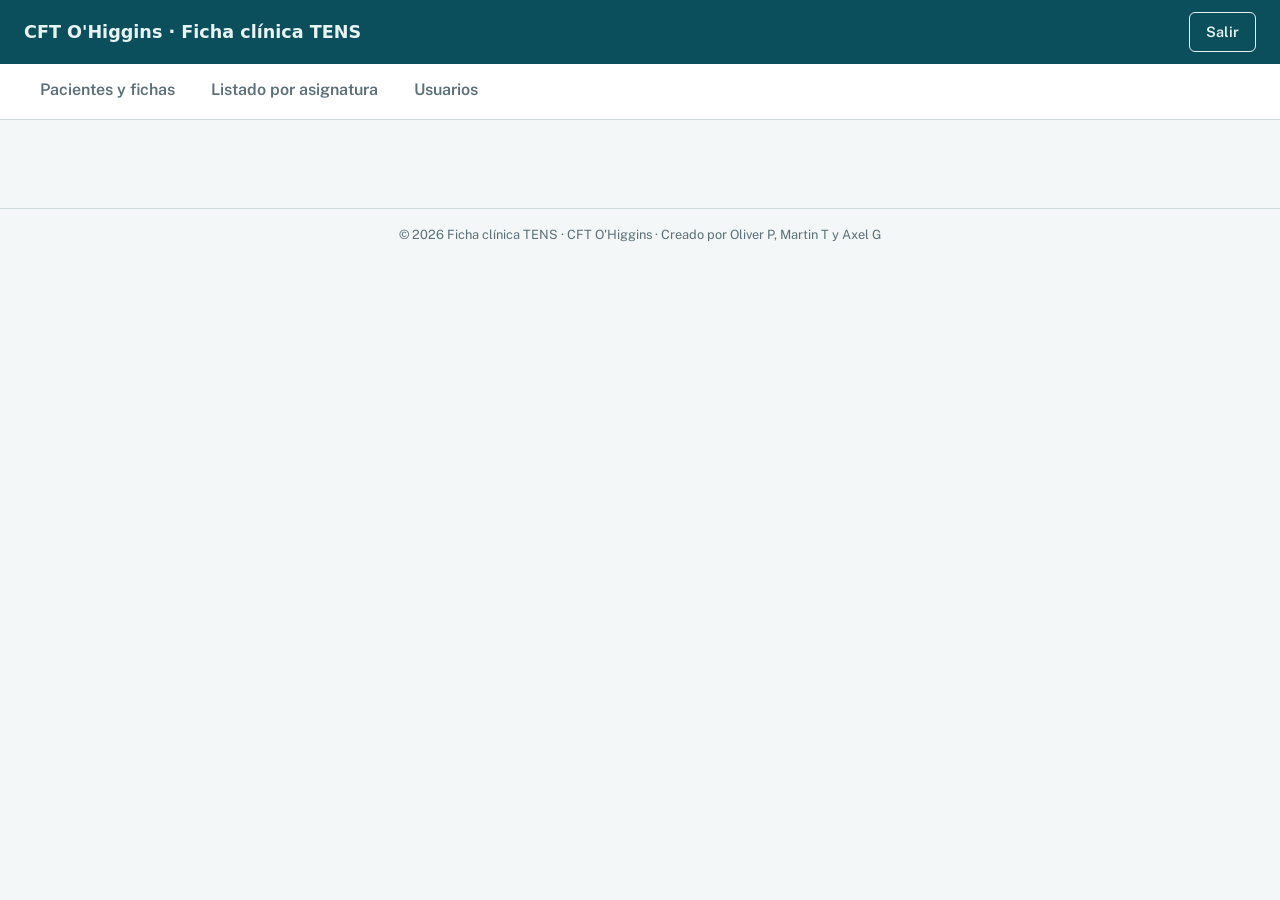
<file: index.html>
<!DOCTYPE html>
<html lang="es">
<head>
    <meta charset="UTF-8">
    <meta name="viewport" content="width=device-width, initial-scale=1.0">
    <title>Iniciar sesión | Ficha médica TENS · CFT O'Higgins</title>
    <link rel="preconnect" href="https://fonts.googleapis.com">
    <link rel="preconnect" href="https://fonts.gstatic.com" crossorigin>
    <link href="https://fonts.googleapis.com/css2?family=Bricolage+Grotesque:wght@600;700&family=Public+Sans:wght@400;500;600&display=swap" rel="stylesheet">
    <link rel="icon" type="image/svg+xml" href="favicon.svg">
    <link rel="icon" type="image/png" sizes="256x256" href="favicon.png">
    <link rel="shortcut icon" href="favicon.ico">
    <link rel="stylesheet" href="style.css">
</head>
<body>
    <main class="login">
        <aside class="brand">
            <div class="brand__head">
            <div class="brand__top">
                <svg class="brand__cross" aria-hidden="true" viewBox="0 0 24 24" width="28" height="28"><path d="M9 2h6v7h7v6h-7v7H9v-7H2V9h7z" fill="currentColor"/></svg>
                <span>CFT O'Higgins</span>
            </div>
            </div>
            <div class="brand__body">
                <h2>Tu salud al día, antes de entrar a práctica.</h2>
                <p>Ficha médica de estudiantes de Técnico en Enfermería de Nivel Superior.</p>
            </div>
            <svg class="ecg" aria-hidden="true" viewBox="0 0 600 80" preserveAspectRatio="none">
                <polyline points="0,40 120,40 140,40 155,12 172,68 188,40 260,40 280,40 295,20 310,58 325,40 600,40"/>
            </svg>
        </aside>

        <section class="panel">
            <form id="loginForm" class="form" novalidate>
                <h1>Iniciar sesión</h1>
                <p class="form__lead">Ingresa con tu correo y tu contraseña para ver o actualizar tu ficha médica.</p>

                <div class="field">
                    <label for="email">Correo institucional</label>
                    <input id="email" name="email" type="email" autocomplete="username" placeholder="nombre@salud.cftohiggins.cl" required>
                    <p class="field__error" id="emailError" role="alert"></p>
                </div>

                <div class="field">
                    <label for="password">Contraseña</label>
                    <div class="field__pass">
                        <input id="password" name="password" type="password" autocomplete="current-password" required>
                        <button type="button" id="togglePass" aria-label="Mostrar contraseña" aria-pressed="false">Mostrar</button>
                    </div>
                    <p class="field__error" id="passError" role="alert"></p>
                </div>

                <div class="form__row">
                    <label class="check"><input type="checkbox" id="remember"> Recordar mi correo</label>
                    <a href="#" id="forgot">¿Olvidaste tu contraseña?</a>
                </div>

                <p class="form__status" id="status" role="status" aria-live="polite"></p>

                <button type="submit" class="btn">Entrar a mi ficha</button>

                <p class="form__note">Tus datos de salud son confidenciales y solo los ve el equipo autorizado de la carrera.</p>
                <p class="form__credit">Creado por Oliver P, Martin T y Axel G · © 2026 CFT O'Higgins</p>
            </form>
        </section>
    </main>
    <script src="api.js"></script>
    <script src="script.js"></script>
</body>
</html>
</file>
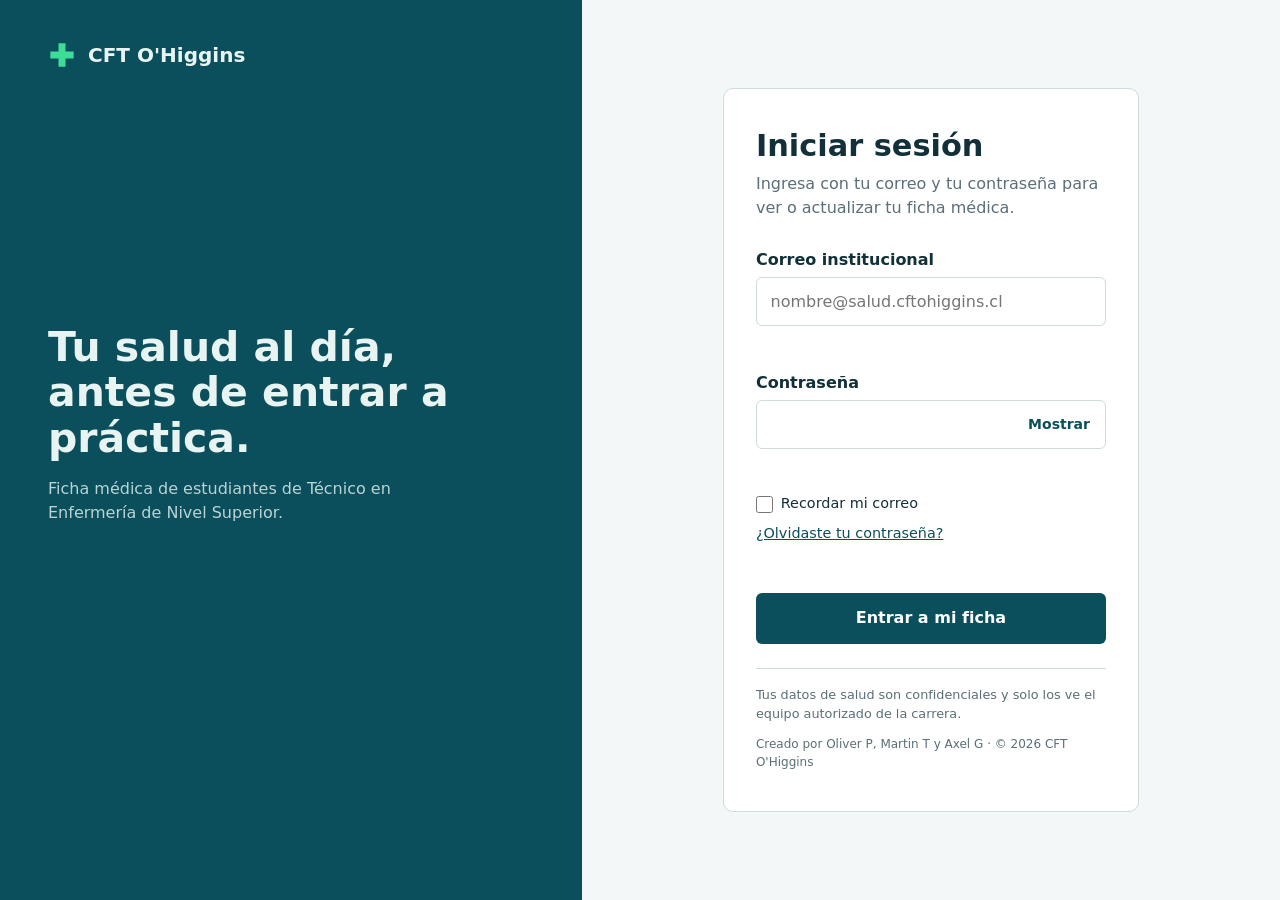
<file: panel.html>
<!DOCTYPE html>
<html lang="es">
<head>
    <meta charset="UTF-8">
    <meta name="viewport" content="width=device-width, initial-scale=1.0">
    <title>Panel | Ficha clínica TENS · CFT O'Higgins</title>
    <link rel="preconnect" href="https://fonts.googleapis.com">
    <link rel="preconnect" href="https://fonts.gstatic.com" crossorigin>
    <link href="https://fonts.googleapis.com/css2?family=Bricolage+Grotesque:wght@600;700&family=Public+Sans:wght@400;500;600&display=swap" rel="stylesheet">
    <link rel="icon" type="image/svg+xml" href="favicon.svg">
    <link rel="icon" type="image/png" sizes="256x256" href="favicon.png">
    <link rel="shortcut icon" href="favicon.ico">
    <link rel="stylesheet" href="style.css">
    <link rel="stylesheet" href="panel.css">
</head>
<body class="app">
    <header class="top">
        <strong class="top__name">CFT O'Higgins · Ficha clínica TENS</strong>
        <span id="who"></span>
        <button class="btn sm" id="perm" hidden>Permisos</button>
        <button class="btn sm ghost" id="logout">Salir</button>
    </header>
    <nav class="tabs" id="mainTabs" aria-label="Secciones">
        <button data-tab="fichas">Pacientes y fichas</button>
        <button data-tab="reporte" id="tabRep">Listado por asignatura</button>
        <button data-tab="usuarios" id="tabUsers">Usuarios</button>
    </nav>
    <main id="main"></main>
    <footer class="foot">© 2026 Ficha clínica TENS · CFT O'Higgins · Creado por Oliver P, Martin T y Axel G</footer>
    <section id="fv" hidden></section>
    <dialog id="dlg"></dialog>
    <script src="api.js"></script>
    <script src="ficha.js"></script>
    <script src="panel.js"></script>
</body>
</html>
</file>
<file: style.css>
:root {
    --ink: #12303a;
    --muted: #5a6f77;
    --line: #cfdadd;
    --bg: #f3f7f7;
    --surface: #ffffff;
    --brand: #0b4f5c;
    --brand-dark: #073a44;
    --pulse: #3ddc97;
    --danger: #b3261e;
    --font-head: "Bricolage Grotesque", "Segoe UI", system-ui, sans-serif;
    --font-body: "Public Sans", "Segoe UI", system-ui, sans-serif;
}

* { box-sizing: border-box; margin: 0; padding: 0; }

html, body { height: 100%; }

body {
    font-family: var(--font-body);
    color: var(--ink);
    background: var(--bg);
    line-height: 1.5;
}

.login {
    min-height: 100%;
    display: grid;
    grid-template-columns: minmax(320px, 5fr) 6fr;
}

/* Panel institucional */
.brand {
    background: var(--brand);
    color: #e8f4f2;
    padding: 2.5rem 3rem;
    display: flex;
    flex-direction: column;
    justify-content: space-between;
    gap: 2rem;
    overflow: hidden;
}

.brand__top {
    display: flex;
    align-items: center;
    gap: .75rem;
    font-family: var(--font-head);
    font-weight: 600;
    font-size: 1.25rem;
}

.brand__cross { color: var(--pulse); }

.brand__body h2 {
    font-family: var(--font-head);
    font-weight: 700;
    font-size: clamp(1.9rem, 3.2vw, 2.8rem);
    line-height: 1.1;
    max-width: 16ch;
    margin-bottom: 1rem;
}

.brand__body p {
    max-width: 36ch;
    color: #b9d4d4;
}

/* Línea de electrocardiograma: único momento animado */
.ecg { width: 100%; height: 80px; }

.ecg polyline {
    fill: none;
    stroke: var(--pulse);
    stroke-width: 2.5;
    stroke-linejoin: round;
    stroke-linecap: round;
    vector-effect: non-scaling-stroke;
    stroke-dasharray: 1200;
    stroke-dashoffset: 1200;
    animation: draw 2.4s ease-out .3s forwards;
}

@keyframes draw { to { stroke-dashoffset: 0; } }

/* Formulario */
.panel {
    display: flex;
    flex-direction: column;
    align-items: center;
    justify-content: center;
    gap: 1.5rem;
    padding: 2rem 1.5rem;
}

.foot {
    text-align: center;
    font-size: .8rem;
    color: var(--muted);
    padding: 1rem 1.5rem;
}

.form {
    width: 100%;
    max-width: 26rem;
    background: var(--surface);
    border: 1px solid var(--line);
    border-radius: 10px;
    padding: 2.5rem 2rem;
}

.form h1 {
    font-family: var(--font-head);
    font-size: 1.9rem;
    line-height: 1.15;
    margin-bottom: .5rem;
}

.form__lead { color: var(--muted); margin-bottom: 1.75rem; }

.field { margin-bottom: 1.25rem; }

.field label { display: block; font-weight: 600; margin-bottom: .35rem; }

input[type="text"],
input[type="email"],
input[type="password"] {
    width: 100%;
    font: inherit;
    padding: .7rem .85rem;
    border: 1.5px solid var(--line);
    border-radius: 6px;
    background: #fff;
    color: var(--ink);
}

input:focus-visible,
button:focus-visible,
a:focus-visible {
    outline: 3px solid #7cc4cf;
    outline-offset: 2px;
}

.field.invalid input { border-color: var(--danger); }

.field__error { color: var(--danger); font-size: .875rem; min-height: 1.25rem; margin-top: .3rem; }

.field__pass { position: relative; }
.field__pass input { padding-right: 5.5rem; }

#togglePass {
    position: absolute;
    right: .4rem;
    top: 50%;
    transform: translateY(-50%);
    background: none;
    border: 0;
    color: var(--brand);
    font: inherit;
    font-weight: 600;
    font-size: .875rem;
    padding: .35rem .6rem;
    cursor: pointer;
    border-radius: 4px;
}

.form__row {
    display: flex;
    justify-content: space-between;
    align-items: center;
    flex-wrap: wrap;
    gap: .5rem;
    font-size: .9rem;
    margin-bottom: 1rem;
}

.check { display: flex; align-items: center; gap: .5rem; cursor: pointer; }
.check input { width: 1.05rem; height: 1.05rem; accent-color: var(--brand); }

.form__row a { color: var(--brand); font-weight: 500; }

.form__status { min-height: 1.5rem; font-size: .9rem; margin-bottom: .5rem; }
.form__status.error { color: var(--danger); }
.form__status.ok { color: var(--brand); font-weight: 600; }

.btn {
    width: 100%;
    font: inherit;
    font-weight: 600;
    padding: .85rem 1rem;
    border: 0;
    border-radius: 6px;
    background: var(--brand);
    color: #fff;
    cursor: pointer;
    transition: background .15s;
}

.btn:hover { background: var(--brand-dark); }
.btn:disabled { opacity: .6; cursor: progress; }

.form__note {
    margin-top: 1.5rem;
    padding-top: 1rem;
    border-top: 1px solid var(--line);
    font-size: .8rem;
    color: var(--muted);
}

/* Móvil */
@media (max-width: 800px) {
    .login { grid-template-columns: 1fr; grid-template-rows: auto 1fr; }
    .brand { padding: 1.5rem; gap: 1rem; }
    .brand__body p, .ecg { display: none; }
    .brand__body h2 { font-size: 1.5rem; max-width: none; margin: 0; }
    .form { padding: 1.75rem 1.25rem; }
}

@media (prefers-reduced-motion: reduce) {
    .ecg polyline { animation: none; stroke-dashoffset: 0; }
    .btn { transition: none; }
}

/* Créditos bajo el logo del panel institucional */
.brand__head { display: grid; gap: .6rem; }
.brand__credit { font-size: .8rem; line-height: 1.5; color: #b9d4d4; padding-left: 2.75rem; }
@media (max-width: 800px) { .brand__head { gap: .35rem; } }

/* Créditos al pie de la tarjeta de login */
.form__credit { margin-top: .75rem; font-size: .75rem; color: var(--muted); }
</file>
<file: panel.css>
body.app { display: block; }
.top { display: flex; align-items: center; gap: .75rem; padding: .75rem 1.5rem; background: var(--brand); color: #e8f4f2; flex-wrap: wrap; }
.top__name { font-family: var(--font-head); font-size: 1.1rem; margin-right: auto; }
.btn.sm { width: auto; padding: .5rem 1rem; font-size: .9rem; }
.btn.ghost { background: transparent; color: inherit; border: 1.5px solid currentColor; }
.top .btn:not(.ghost) { background: var(--pulse); color: var(--brand-dark); }
.tabs { display: flex; gap: .25rem; padding: 0 1.5rem; background: var(--surface); border-bottom: 1px solid var(--line); }
.tabs button { font: inherit; font-weight: 600; background: none; border: 0; padding: .9rem 1rem; cursor: pointer; color: var(--muted); border-bottom: 3px solid transparent; }
.tabs button[aria-selected="true"] { color: var(--brand); border-bottom-color: var(--brand); }
#main { max-width: 64rem; margin: 0 auto; padding: 1.75rem 1.5rem; }
.bar { display: flex; justify-content: space-between; align-items: center; gap: 1rem; margin-bottom: 1.25rem; }
.bar h1 { font-family: var(--font-head); font-size: 1.6rem; }
.wrap { overflow-x: auto; background: var(--surface); border: 1px solid var(--line); border-radius: 8px; }
table { width: 100%; border-collapse: collapse; }
th, td { text-align: left; padding: .75rem 1rem; border-bottom: 1px solid var(--line); }
th { font-size: .875rem; color: var(--muted); }
tr:last-child td { border-bottom: 0; }
td.acts { text-align: right; white-space: nowrap; }
.link { font: inherit; background: none; border: 0; color: var(--brand); font-weight: 600; cursor: pointer; padding: .25rem .5rem; }
.link.danger { color: var(--danger); }
.muted { color: var(--muted); font-size: .9rem; }
dialog { border: 0; border-radius: 10px; padding: 0; width: min(34rem, 94vw); max-height: 90vh; box-shadow: 0 10px 40px rgba(7, 58, 68, .3); }
dialog::backdrop { background: rgba(7, 58, 68, .5); }
.dform { padding: 1.5rem; display: grid; gap: .9rem; }
.dform h2 { font-family: var(--font-head); }
.dform label { display: grid; gap: .3rem; font-weight: 600; font-size: .95rem; }
.dform input:not([type="checkbox"]), .dform select, .dform textarea { font: inherit; font-weight: 400; padding: .6rem .75rem; border: 1.5px solid var(--line); border-radius: 6px; width: 100%; }
.dform .acts { display: flex; justify-content: flex-end; gap: .5rem; }
.dform .btn { width: auto; padding: .6rem 1.2rem; }
.dform .btn.ghost { color: var(--brand); }
.err { color: var(--danger); font-size: .9rem; min-height: 1.2rem; }
dl { display: grid; gap: .25rem; }
dt { font-weight: 600; font-size: .85rem; color: var(--muted); margin-top: .5rem; }
dd { white-space: pre-wrap; }
.prow { display: grid; gap: .25rem; padding: .75rem 0; border-bottom: 1px solid var(--line); }
.prow .check { font-weight: 400; }
.dform h3 { font-size: 1rem; margin-top: .5rem; }

/* ---- Búsqueda, estados y ficha clínica ---- */
.filters { display: flex; gap: .75rem; flex-wrap: wrap; margin-bottom: 1rem; }
.filters input, .filters select { font: inherit; padding: .6rem .8rem; border: 1.5px solid var(--line); border-radius: 6px; background: #fff; }
.filters input { flex: 1; min-width: 14rem; }
.badge { display: inline-block; padding: .1rem .6rem; border-radius: 99px; font-size: .8rem; font-weight: 600; text-transform: capitalize; }
.badge.abierta { background: #dff5e9; color: #0b6b3a; }
.badge.archivada { background: #e6e9ea; color: #44545a; }
#main h3, #fv h3 { font-family: var(--font-head); margin: 1.5rem 0 .6rem; }
#fv { position: fixed; inset: 0; background: var(--bg); overflow: auto; z-index: 20; }
.fv-top { display: flex; align-items: center; gap: .75rem; flex-wrap: wrap; padding: .9rem 1.5rem; background: var(--surface); border-bottom: 1px solid var(--line); position: sticky; top: 0; z-index: 2; }
.fv-top > div { margin-right: auto; }
.fv-top h2 { font-family: var(--font-head); font-size: 1.3rem; }
.ftabs { position: sticky; top: 4.2rem; z-index: 1; overflow-x: auto; }
.fv-body { max-width: 80rem; margin: 0 auto; padding: 1rem 1.5rem 4rem; }
.pane { display: none; }
.pane.on { display: block; }
.note { background: #fff4d6; padding: .6rem 1.5rem; font-size: .9rem; }
.grid { display: grid; grid-template-columns: repeat(auto-fill, minmax(15rem, 1fr)); gap: .9rem 1.2rem; }
.grid label, .full { display: grid; gap: .3rem; font-weight: 600; font-size: .9rem; align-content: start; }
.grid label.full, label.full { grid-column: 1 / -1; }
#fv input:not([type=checkbox]), #fv select, #fv textarea { font: inherit; font-weight: 400; padding: .5rem .6rem; border: 1.5px solid var(--line); border-radius: 6px; width: 100%; background: #fff; color: var(--ink); }
#fv input:disabled, #fv select:disabled, #fv textarea:disabled { background: #f0f4f4; color: var(--ink); opacity: 1; }
#fv input.bad, #fv select.bad { border-color: var(--danger); background: #fdeceb; }
.calc { display: block; min-height: 2.2rem; padding: .5rem .6rem; background: #e9eff0; border-radius: 6px; font-weight: 600; }
.serie input:not([type=checkbox]), .serie select, .serie textarea { min-width: 6.5rem; }
.serie td { vertical-align: top; padding: .4rem; }
.serie textarea { min-width: 14rem; }
.serie tfoot td { font-weight: 600; background: #e9eff0; }
.checks { display: grid; grid-template-columns: repeat(auto-fill, minmax(18rem, 1fr)); gap: .4rem 1rem; margin-bottom: 1rem; }
.check { display: flex; gap: .5rem; align-items: center; font-weight: 400; }
.cm { background: var(--surface); border: 1px solid var(--line); border-radius: 8px; padding: .7rem 1rem; margin-bottom: .6rem; }
.cm p { white-space: pre-wrap; margin-top: .3rem; }
#fvs.bad { color: var(--danger); font-weight: 600; }

/* ---- Impresión / PDF ---- */
@media print {
    .top, .tabs, #dlg, .btn, .link, button { display: none !important; }
    body { background: #fff; }
    body.fv-open #main { display: none; }
    #fv { position: static; overflow: visible; background: #fff; }
    .fv-top { position: static; border: 0; padding: 0 0 .5rem; }
    .pane { display: block !important; break-inside: auto; }
    .pane:not(:first-child) { break-before: page; }
    .wrap { overflow: visible; }
    table { font-size: 9pt; }
    #fv input, #fv select, #fv textarea { border: 0 !important; padding: 0; appearance: none; background: none !important; resize: none; }
    #fv input.bad { color: var(--danger); font-weight: 700; }
}

/* ---- Diálogo de permisos con búsqueda ---- */
dialog:has(.pform) { width: min(44rem, 94vw); }
.pform { gap: .6rem; }
.pfilters { display: flex; gap: .6rem; flex-wrap: wrap; }
.pfilters input, .pfilters select { font: inherit; padding: .55rem .75rem; border: 1.5px solid var(--line); border-radius: 6px; background: #fff; }
.pfilters input { flex: 1; min-width: 12rem; }
.plist { max-height: 52vh; overflow-y: auto; border: 1px solid var(--line); border-radius: 8px; padding: 0 1rem; }
.plist .prow { grid-template-columns: minmax(10rem, 1fr) 1.4fr; align-items: start; gap: .5rem 1rem; padding: .75rem 0; }
.plist .prow:last-child { border-bottom: 0; }
.plist p { padding: 1rem 0; }
.pperms { display: grid; gap: .3rem; }
.dform .check { display: flex; align-items: center; gap: .5rem; font-weight: 400; }
.dform .check input { width: 1.05rem; height: 1.05rem; accent-color: var(--brand); flex: none; }
@media (max-width: 600px) { .plist .prow { grid-template-columns: 1fr; } }

body.app .foot { border-top: 1px solid var(--line); margin-top: 2rem; }
@media print { .foot { display: none !important; } }
</file>
